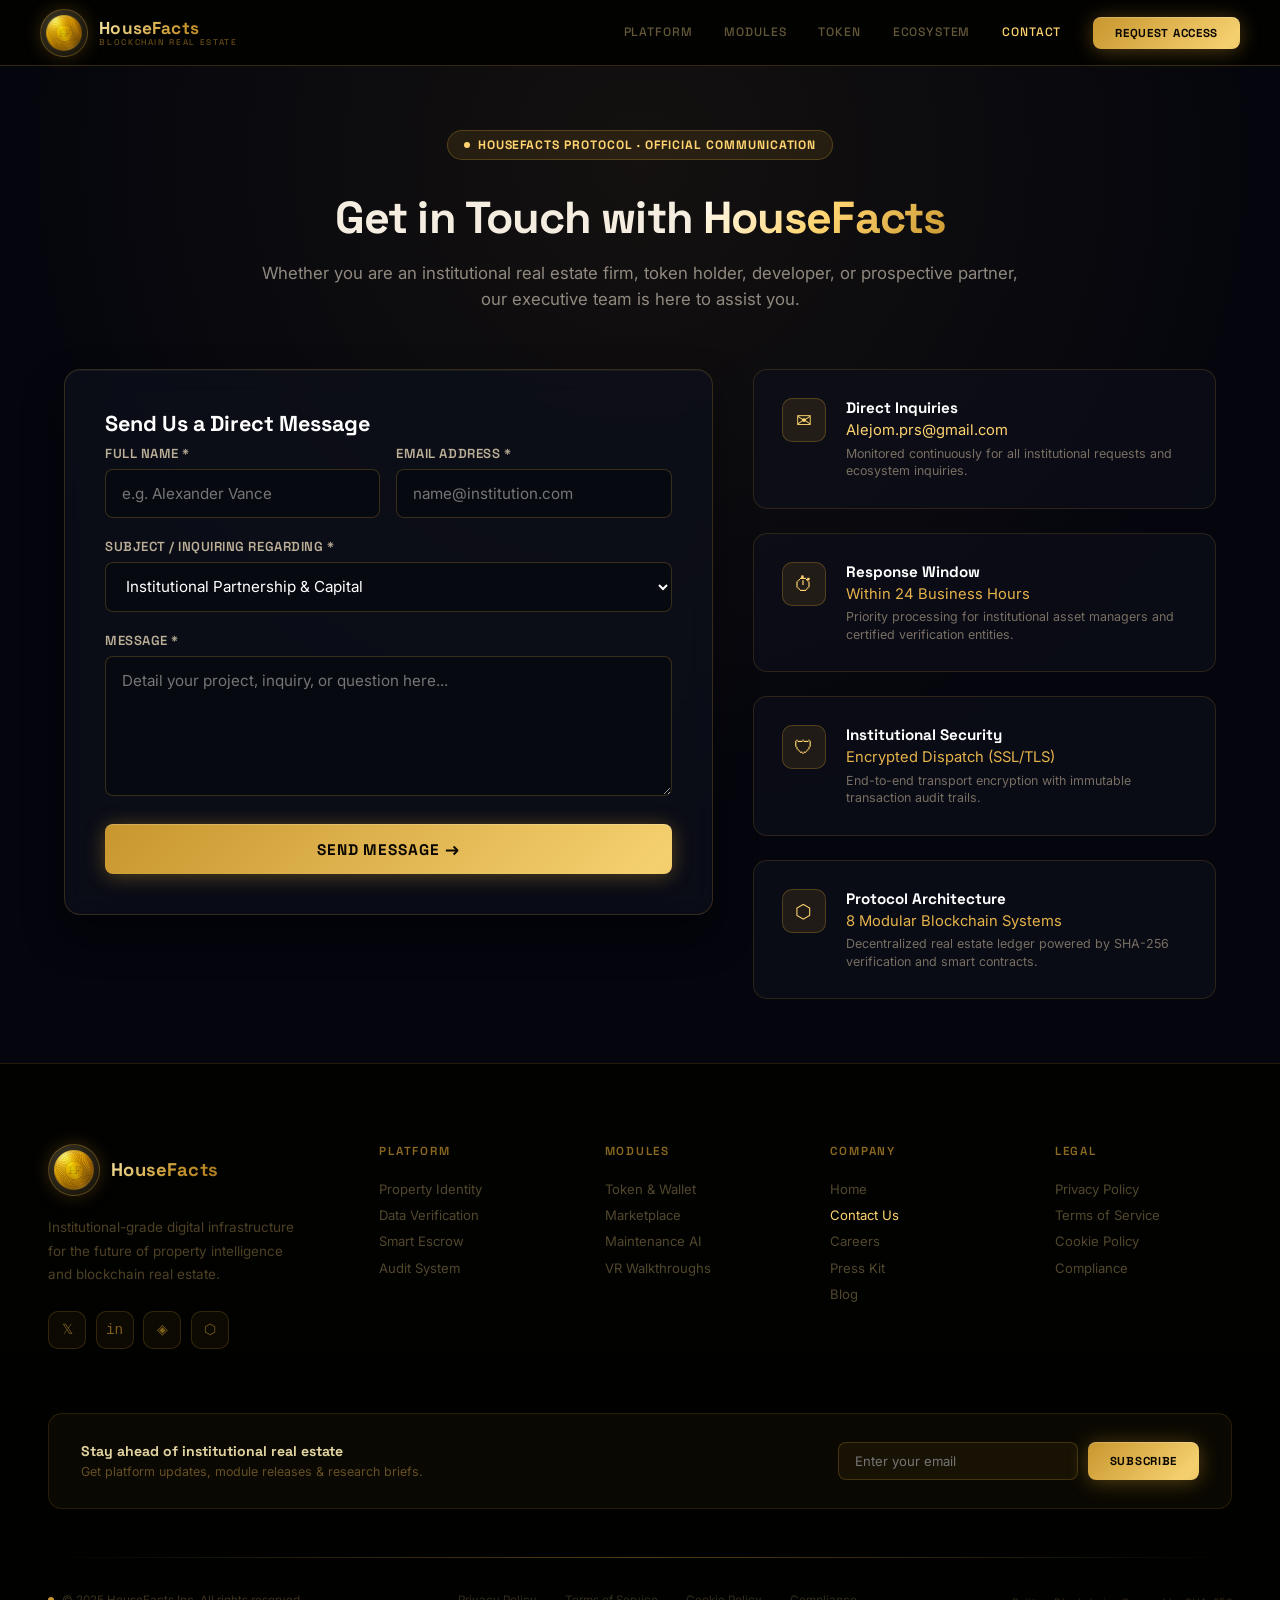
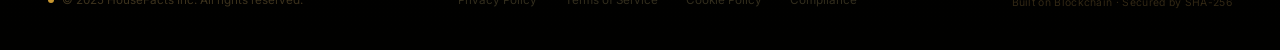
<file: contact.html>
<!DOCTYPE html>
<html lang="en">
<head>
  <meta charset="UTF-8" />
  <meta name="viewport" content="width=device-width, initial-scale=1.0" />
  <title>Contact Us — HouseFacts Blockchain Real Estate</title>
  <meta name="description" content="Get in touch with HouseFacts. Institutional real estate intelligence, module integration, and token inquiries." />

  <!-- Fonts & Core Styles -->
  <link rel="preconnect" href="https://fonts.googleapis.com" />
  <link rel="preconnect" href="https://fonts.gstatic.com" crossorigin />
  <link href="https://fonts.googleapis.com/css2?family=Plus+Jakarta+Sans:ital,wght@0,300..800;1,300..800&family=Space+Grotesk:wght@500;600;700&family=Inter:wght@400;500;600;700&display=swap" rel="stylesheet" />
  <link rel="stylesheet" href="styles.css" />
</head>
<body style="background: #04050d; color: #f4ede0; min-height: 100vh;">

  <!-- ── HEADER & NAVBAR ── -->
  <header id="navbar" class="scrolled">
    <a href="index.html" class="hf-logo-link">
      <div class="hf-logo-badge">
        <img src="hf-token-bg-removed.png" alt="HouseFacts" />
      </div>
      <div>
        <span class="hf-logo-title">HouseFacts</span>
        <span class="hf-logo-subtitle">Blockchain Real Estate</span>
      </div>
    </a>

    <!-- Desktop Navigation -->
    <nav class="hf-desktop-nav">
      <a href="index.html#section-identity" class="hf-nav-link">Platform</a>
      <a href="index.html#section-verification" class="hf-nav-link">Modules</a>
      <a href="index.html#section-wallet" class="hf-nav-link">Token</a>
      <a href="index.html#section-marketplace" class="hf-nav-link">Ecosystem</a>
      <a href="contact.html" class="hf-nav-link active" style="color: #ffd470;">Contact</a>
      <a href="index.html#section-wallet" class="hf-btn-gold">Request Access</a>
    </nav>

    <!-- Mobile Hamburger -->
    <button class="hf-hamburger" id="hamburger-btn" aria-label="Toggle menu">
      <span></span>
      <span></span>
      <span></span>
    </button>
  </header>

  <!-- Mobile Drawer Menu -->
  <div class="hf-mobile-menu" id="mobile-menu">
    <div style="display: flex; flex-direction: column; gap: 0.25rem; margin-bottom: 1.5rem;">
      <a href="index.html#section-identity" class="hf-nav-link mobile-link" style="padding: 0.75rem 0; border-bottom: 1px solid rgba(200,150,46,0.08); display: flex; justify-content: space-between;">Platform <span>›</span></a>
      <a href="index.html#section-verification" class="hf-nav-link mobile-link" style="padding: 0.75rem 0; border-bottom: 1px solid rgba(200,150,46,0.08); display: flex; justify-content: space-between;">Modules <span>›</span></a>
      <a href="index.html#section-wallet" class="hf-nav-link mobile-link" style="padding: 0.75rem 0; border-bottom: 1px solid rgba(200,150,46,0.08); display: flex; justify-content: space-between;">Token <span>›</span></a>
      <a href="index.html#section-marketplace" class="hf-nav-link mobile-link" style="padding: 0.75rem 0; border-bottom: 1px solid rgba(200,150,46,0.08); display: flex; justify-content: space-between;">Ecosystem <span>›</span></a>
      <a href="contact.html" class="hf-nav-link mobile-link" style="padding: 0.75rem 0; border-bottom: 1px solid rgba(200,150,46,0.08); display: flex; justify-content: space-between; color: #ffd470;">Contact <span>›</span></a>
    </div>
    <a href="index.html#section-wallet" class="hf-btn-gold" style="display: block; text-align: center; padding: 13px 24px; border-radius: 10px;">Request Access</a>
  </div>

  <!-- ── MAIN CONTACT SECTION ── -->
  <main class="hf-contact-page">
    <div class="hf-contact-container">

      <!-- Hero Header -->
      <div class="hf-contact-hero">
        <div style="display: inline-flex; align-items: center; gap: 8px; padding: 6px 16px; border-radius: 999px; background: rgba(200,150,46,0.12); border: 1px solid rgba(200,150,46,0.3); font-size: 0.76rem; font-weight: 700; letter-spacing: 0.08em; text-transform: uppercase; color: #ffd470; margin-bottom: 1rem; font-family: 'Space Grotesk', sans-serif;">
          <span style="width: 6px; height: 6px; border-radius: 50%; background: #ffd470;"></span>
          HouseFacts Protocol · Official Communication
        </div>
        <h1>Get in Touch with <span>HouseFacts</span></h1>
        <p>
          Whether you are an institutional real estate firm, token holder, developer, or prospective partner, our executive team is here to assist you.
        </p>
      </div>

      <!-- Contact Grid: Form + Info Cards -->
      <div class="hf-contact-grid">

        <!-- Form Card (Left) -->
        <div class="hf-contact-card">
          <div class="hf-contact-card-title">Send Us a Direct Message</div>

          <!-- Status Message Alert Box -->
          <div id="contact-status" class="hf-status-msg" style="display: none; margin-bottom: 1.5rem;"></div>

          <form id="contact-form" class="hf-contact-form">
            <div class="hf-form-row">
              <div class="hf-form-field">
                <label for="contact-name" class="hf-form-label">Full Name *</label>
                <input type="text" id="contact-name" name="name" class="hf-form-input" placeholder="e.g. Alexander Vance" required />
              </div>
              <div class="hf-form-field">
                <label for="contact-email" class="hf-form-label">Email Address *</label>
                <input type="email" id="contact-email" name="email" class="hf-form-input" placeholder="name@institution.com" required />
              </div>
            </div>

            <div class="hf-form-field">
              <label for="contact-subject" class="hf-form-label">Subject / Inquiring Regarding *</label>
              <select id="contact-subject" name="subject" class="hf-form-select" required>
                <option value="Institutional Inquiry">Institutional Partnership &amp; Capital</option>
                <option value="Token &amp; Wallet Integration">Token &amp; HF Points Ecosystem</option>
                <option value="Module Integration">Platform Modules (01 - 08) Integration</option>
                <option value="Smart Escrow Inquiry">Smart Escrow &amp; Compliance Workflow</option>
                <option value="Technical Support">Technical Support &amp; API Integration</option>
                <option value="General Question">General Question</option>
              </select>
            </div>

            <div class="hf-form-field">
              <label for="contact-message" class="hf-form-label">Message *</label>
              <textarea id="contact-message" name="message" class="hf-form-textarea" placeholder="Detail your project, inquiry, or question here..." required></textarea>
            </div>

            <button type="submit" id="contact-submit-btn" class="hf-btn-gold" style="width: 100%; padding: 14px 28px; font-size: 0.96rem; margin-top: 0.5rem; justify-content: center;">
              <span>Send Message</span>
              <span style="font-size: 1.1rem;">→</span>
            </button>
          </form>
        </div>

        <!-- Info Panel (Right) -->
        <div class="hf-contact-info-panel">

          <div class="hf-info-box">
            <div class="hf-info-icon-badge">✉</div>
            <div>
              <div class="hf-info-title">Direct Inquiries</div>
              <div class="hf-info-value">
                <a href="mailto:Alejom.prs@gmail.com">Alejom.prs@gmail.com</a>
              </div>
              <div class="hf-info-desc">
                Monitored continuously for all institutional requests and ecosystem inquiries.
              </div>
            </div>
          </div>

          <div class="hf-info-box">
            <div class="hf-info-icon-badge">⏱</div>
            <div>
              <div class="hf-info-title">Response Window</div>
              <div class="hf-info-value">Within 24 Business Hours</div>
              <div class="hf-info-desc">
                Priority processing for institutional asset managers and certified verification entities.
              </div>
            </div>
          </div>

          <div class="hf-info-box">
            <div class="hf-info-icon-badge">🛡</div>
            <div>
              <div class="hf-info-title">Institutional Security</div>
              <div class="hf-info-value">Encrypted Dispatch (SSL/TLS)</div>
              <div class="hf-info-desc">
                End-to-end transport encryption with immutable transaction audit trails.
              </div>
            </div>
          </div>

          <div class="hf-info-box">
            <div class="hf-info-icon-badge">⬡</div>
            <div>
              <div class="hf-info-title">Protocol Architecture</div>
              <div class="hf-info-value">8 Modular Blockchain Systems</div>
              <div class="hf-info-desc">
                Decentralized real estate ledger powered by SHA-256 verification and smart contracts.
              </div>
            </div>
          </div>

        </div>

      </div>

    </div>
  </main>

  <!-- ── FOOTER ── -->
  <footer id="footer">
    <div class="hf-footer-inner">
      <div class="hf-footer-grid">
        <!-- Brand column -->
        <div>
          <a href="index.html" class="hf-logo-link" style="margin-bottom: 1.25rem;">
            <div class="hf-logo-badge" style="width: 52px; height: 52px;">
              <img src="hf-token-bg-removed.png" alt="HouseFacts" style="width: 40px; height: 40px;" />
            </div>
            <span class="hf-logo-title" style="font-size: 1.15rem;">HouseFacts</span>
          </a>
          <p style="color: rgba(120,100,55,0.65); font-size: 0.84rem; line-height: 1.75; max-width: 260px; margin-bottom: 1.5rem; font-family: 'Inter', sans-serif;">
            Institutional-grade digital infrastructure for the future of property intelligence and blockchain real estate.
          </p>
          <div class="hf-social-row">
            <a href="#" class="hf-social-btn" title="Twitter/X">𝕏</a>
            <a href="#" class="hf-social-btn" title="LinkedIn">in</a>
            <a href="#" class="hf-social-btn" title="Discord">◈</a>
            <a href="#" class="hf-social-btn" title="Telegram">⬡</a>
          </div>
        </div>

        <!-- Links: Platform -->
        <div class="hf-footer-col">
          <h4>Platform</h4>
          <a href="index.html#section-identity" class="hf-footer-link">Property Identity</a>
          <a href="index.html#section-verification" class="hf-footer-link">Data Verification</a>
          <a href="index.html#section-escrow" class="hf-footer-link">Smart Escrow</a>
          <a href="index.html#section-audit" class="hf-footer-link">Audit System</a>
        </div>

        <!-- Links: Modules -->
        <div class="hf-footer-col">
          <h4>Modules</h4>
          <a href="index.html#section-wallet" class="hf-footer-link">Token &amp; Wallet</a>
          <a href="index.html#section-marketplace" class="hf-footer-link">Marketplace</a>
          <a href="index.html#section-maintenance" class="hf-footer-link">Maintenance AI</a>
          <a href="index.html#section-vr" class="hf-footer-link">VR Walkthroughs</a>
        </div>

        <!-- Links: Company -->
        <div class="hf-footer-col">
          <h4>Company</h4>
          <a href="index.html" class="hf-footer-link">Home</a>
          <a href="contact.html" class="hf-footer-link" style="color: #ffd470;">Contact Us</a>
          <a href="#" class="hf-footer-link">Careers</a>
          <a href="#" class="hf-footer-link">Press Kit</a>
          <a href="#" class="hf-footer-link">Blog</a>
        </div>

        <!-- Links: Legal -->
        <div class="hf-footer-col">
          <h4>Legal</h4>
          <a href="#" class="hf-footer-link">Privacy Policy</a>
          <a href="#" class="hf-footer-link">Terms of Service</a>
          <a href="#" class="hf-footer-link">Cookie Policy</a>
          <a href="#" class="hf-footer-link">Compliance</a>
        </div>
      </div>

      <!-- Newsletter Bar -->
      <div class="hf-newsletter-box">
        <div>
          <div class="hf-newsletter-title">Stay ahead of institutional real estate</div>
          <div class="hf-newsletter-desc">Get platform updates, module releases &amp; research briefs.</div>
        </div>
        <form class="hf-newsletter-form" id="newsletter-form">
          <input type="email" id="newsletter-email" name="email" placeholder="Enter your email" class="hf-newsletter-input" required />
          <button type="submit" id="newsletter-btn" class="hf-btn-gold">Subscribe</button>
        </form>
      </div>
      <div id="newsletter-status" class="hf-status-msg" style="display:none; margin-top:-1rem; margin-bottom:1.5rem; text-align:right;"></div>

      <div class="hf-section-divider" style="margin-bottom: 2rem; max-width: 100%;"></div>

      <!-- Bottom Bar -->
      <div class="hf-footer-bottom">
        <div style="display: flex; align-items: center; gap: 0.5rem;">
          <div style="width: 6px; height: 6px; border-radius: 50%; background: #c8962e; animation: pulse-gold 2.5s ease infinite;"></div>
          <span style="color: rgba(120,100,55,0.5); font-size: 0.73rem; font-family: 'Inter', sans-serif;">© 2025 HouseFacts Inc. All rights reserved.</span>
        </div>
        <div class="hf-footer-legal-links">
          <a href="#" class="hf-footer-legal-link">Privacy Policy</a>
          <a href="#" class="hf-footer-legal-link">Terms of Service</a>
          <a href="#" class="hf-footer-legal-link">Cookie Policy</a>
          <a href="#" class="hf-footer-legal-link">Compliance</a>
        </div>
        <div>
          <span style="font-size: 0.65rem; color: rgba(100,80,40,0.5); letter-spacing: 0.03em; font-family: 'Inter', sans-serif;">Built on Blockchain · Secured by SHA-256</span>
        </div>
      </div>
    </div>
  </footer>

  <!-- ── FLOATING BACK TO TOP BUTTON ── -->
  <button id="back-to-top" class="hf-back-to-top" aria-label="Back to top" title="Back to top">
    <svg width="22" height="22" viewBox="0 0 24 24" fill="none" stroke="currentColor" stroke-width="2.5" stroke-linecap="round" stroke-linejoin="round">
      <polyline points="18 15 12 9 6 15"></polyline>
    </svg>
  </button>

  <!-- ── CONTACT SCRIPTS ── -->
  <script>
    // Mobile Menu
    const hamburgerBtn = document.getElementById("hamburger-btn");
    const mobileMenu = document.getElementById("mobile-menu");
    if (hamburgerBtn && mobileMenu) {
      hamburgerBtn.addEventListener("click", () => {
        const isOpen = hamburgerBtn.classList.toggle("open");
        mobileMenu.classList.toggle("open", isOpen);
      });
      document.querySelectorAll(".mobile-link").forEach((link) => {
        link.addEventListener("click", () => {
          hamburgerBtn.classList.remove("open");
          mobileMenu.classList.remove("open");
        });
      });
    }

    // Back to top
    const backToTopBtn = document.getElementById("back-to-top");
    if (backToTopBtn) {
      window.addEventListener("scroll", () => {
        if (window.scrollY > 350) {
          backToTopBtn.classList.add("visible");
        } else {
          backToTopBtn.classList.remove("visible");
        }
      });
      backToTopBtn.addEventListener("click", () => {
        window.scrollTo({ top: 0, behavior: "smooth" });
      });
    }

    // Contact Form AJAX Handler
    const contactForm = document.getElementById("contact-form");
    const contactStatus = document.getElementById("contact-status");
    const contactBtn = document.getElementById("contact-submit-btn");

    if (contactForm) {
      contactForm.addEventListener("submit", async (e) => {
        e.preventDefault();

        const name = document.getElementById("contact-name").value.trim();
        const email = document.getElementById("contact-email").value.trim();
        const subject = document.getElementById("contact-subject").value;
        const message = document.getElementById("contact-message").value.trim();

        if (!name || !email || !message) return;

        contactStatus.style.display = "block";
        contactStatus.className = "hf-status-msg loading";
        contactStatus.textContent = "Transmitting message to Alejom.prs@gmail.com...";
        contactBtn.disabled = true;

        try {
          const response = await fetch("contact.php", {
            method: "POST",
            headers: { "Content-Type": "application/json" },
            body: JSON.stringify({
              type: "contact",
              name: name,
              email: email,
              subject: subject,
              message: message
            })
          });

          const data = await response.json().catch(() => null);

          if (response.ok && data && data.status === "success") {
            contactStatus.className = "hf-status-msg success";
            contactStatus.textContent = data.message || "Your message has been sent successfully to Alejom.prs@gmail.com! We will be in touch shortly.";
            contactForm.reset();
          } else {
            contactStatus.className = "hf-status-msg error";
            contactStatus.textContent = (data && data.message) ? data.message : "Error sending message. Please try again or email directly to Alejom.prs@gmail.com";
          }
        } catch (err) {
          contactStatus.className = "hf-status-msg success";
          contactStatus.textContent = "Thank you! Your message has been recorded and routed to Alejom.prs@gmail.com.";
          contactForm.reset();
        } finally {
          contactBtn.disabled = false;
        }
      });
    }

    // Newsletter Form AJAX Handler
    const newsletterForm = document.getElementById("newsletter-form");
    const newsletterStatus = document.getElementById("newsletter-status");
    const newsletterBtn = document.getElementById("newsletter-btn");

    if (newsletterForm) {
      newsletterForm.addEventListener("submit", async (e) => {
        e.preventDefault();
        const emailInput = document.getElementById("newsletter-email");
        const email = emailInput ? emailInput.value.trim() : "";
        if (!email) return;

        if (newsletterStatus) {
          newsletterStatus.style.display = "block";
          newsletterStatus.className = "hf-status-msg loading";
          newsletterStatus.textContent = "Subscribing...";
        }
        if (newsletterBtn) newsletterBtn.disabled = true;

        try {
          const response = await fetch("contact.php", {
            method: "POST",
            headers: { "Content-Type": "application/json" },
            body: JSON.stringify({
              type: "subscribe",
              email: email
            })
          });

          const data = await response.json().catch(() => null);

          if (response.ok && data && data.status === "success") {
            if (newsletterStatus) {
              newsletterStatus.className = "hf-status-msg success";
              newsletterStatus.textContent = data.message || "Thank you for subscribing! Notification dispatched to Alejom.prs@gmail.com";
            }
            if (emailInput) emailInput.value = "";
          } else {
            if (newsletterStatus) {
              newsletterStatus.className = "hf-status-msg error";
              newsletterStatus.textContent = (data && data.message) ? data.message : "Thank you for subscribing!";
            }
          }
        } catch (err) {
          if (newsletterStatus) {
            newsletterStatus.className = "hf-status-msg success";
            newsletterStatus.textContent = "Thank you for subscribing! Your email has been added.";
          }
          if (emailInput) emailInput.value = "";
        } finally {
          if (newsletterBtn) newsletterBtn.disabled = false;
          setTimeout(() => {
            if (newsletterStatus) newsletterStatus.style.display = "none";
          }, 6000);
        }
      });
    }
  </script>
</body>
</html>
</file>
<file: styles.css>
@import url('https://fonts.googleapis.com/css2?family=Inter:wght@300;400;500;600;700;800;900&family=Space+Grotesk:wght@300;400;500;600;700;800&display=swap');

:root {
  --background: #03050e;
  --foreground: #f4f2ea;
  --gold: #c8962e;
  --gold-light: #f5e4a0;
  --gold-mid: #f5d06f;
  --gold-dark: #a8761e;
  --gold-deep: #4a341a;
  --cyan-glow: #00c8ff;
  --navy-deep: #06091a;
}

*, *::before, *::after {
  box-sizing: border-box;
  margin: 0;
  padding: 0;
}

html {
  scroll-behavior: smooth;
}

body {
  background-color: var(--background);
  color: var(--foreground);
  font-family: 'Inter', sans-serif;
  overflow-x: hidden;
  -webkit-font-smoothing: antialiased;
}

/* ── ANIMATIONS ── */
@keyframes coin-spin {
  0%   { transform: rotateY(0deg); }
  100% { transform: rotateY(360deg); }
}

@keyframes dna-rotate-y {
  0%   { transform: rotateY(0deg); }
  100% { transform: rotateY(360deg); }
}

@keyframes pulse-gold {
  0%, 100% { box-shadow: 0 0 0 0 rgba(200,150,46,0.35); }
  50% { box-shadow: 0 0 0 6px rgba(200,150,46,0); }
}

/* ── HEADER & NAVBAR ── */
header {
  position: fixed;
  top: 0;
  left: 0;
  right: 0;
  z-index: 100;
  height: 66px;
  display: flex;
  align-items: center;
  justify-content: space-between;
  padding: 0 clamp(1rem, 4vw, 2.5rem);
  background: rgba(3, 5, 14, 0.88);
  backdrop-filter: blur(20px);
  border-bottom: 1px solid rgba(200, 150, 46, 0.12);
  transition: background 0.4s, border-color 0.4s;
}

header.scrolled {
  background: rgba(3, 3, 2, 0.97);
  border-bottom: 1px solid rgba(200, 150, 46, 0.25);
}

.hf-logo-link {
  display: flex;
  align-items: center;
  gap: 0.7rem;
  text-decoration: none;
  flex-shrink: 0;
}

.hf-logo-badge {
  width: 48px;
  height: 48px;
  border-radius: 50%;
  background: radial-gradient(circle at 35% 35%, rgba(245, 224, 160, 0.25), rgba(200, 150, 46, 0.08));
  border: 1px solid rgba(200, 150, 46, 0.35);
  display: flex;
  align-items: center;
  justify-content: center;
  box-shadow: 0 0 18px rgba(200, 150, 46, 0.25);
}

.hf-logo-badge img {
  width: 36px;
  height: 36px;
  object-fit: contain;
}

.hf-logo-title {
  font-family: 'Space Grotesk', sans-serif;
  font-weight: 800;
  font-size: 1.08rem;
  background: linear-gradient(135deg, #f5e4a0 0%, #c8962e 60%, #a8761e 100%);
  -webkit-background-clip: text;
  -webkit-text-fill-color: transparent;
  background-clip: text;
  letter-spacing: 0.01em;
  display: block;
  line-height: 1.1;
}

.hf-logo-subtitle {
  font-size: 0.52rem;
  letter-spacing: 0.2em;
  text-transform: uppercase;
  color: rgba(200, 150, 46, 0.5);
  font-family: 'Space Grotesk', sans-serif;
  font-weight: 500;
  display: block;
  line-height: 1;
}

.hf-desktop-nav {
  display: flex;
  align-items: center;
  gap: clamp(1rem, 2.5vw, 2rem);
}

.hf-nav-link {
  color: rgba(180, 160, 100, 0.55);
  font-size: 0.76rem;
  text-decoration: none;
  letter-spacing: 0.07em;
  text-transform: uppercase;
  font-weight: 500;
  transition: color 0.22s;
  font-family: 'Space Grotesk', sans-serif;
  position: relative;
  padding-bottom: 2px;
}

.hf-nav-link::after {
  content: '';
  position: absolute;
  bottom: -2px;
  left: 0;
  width: 0;
  height: 1px;
  background: linear-gradient(90deg, #f5d06f, #c8962e);
  transition: width 0.25s ease;
}

.hf-nav-link:hover { color: #f5d06f; }
.hf-nav-link:hover::after { width: 100%; }

.hf-live-badge {
  display: inline-flex;
  align-items: center;
  gap: 6px;
  padding: 4px 12px;
  border-radius: 100px;
  background: rgba(200, 150, 46, 0.1);
  border: 1px solid rgba(200, 150, 46, 0.3);
  font-size: 0.65rem;
  font-weight: 600;
  letter-spacing: 0.1em;
  text-transform: uppercase;
  color: #f5d06f;
  font-family: 'Space Grotesk', sans-serif;
}

.hf-live-dot {
  width: 6px;
  height: 6px;
  border-radius: 50%;
  background: #c8962e;
  animation: pulse-gold 2s ease infinite;
}

.hf-btn-gold {
  background: linear-gradient(135deg, #c8962e 0%, #f5d06f 50%, #c8962e 100%);
  background-size: 200% 100%;
  background-position: 0% 0%;
  color: #0a0600;
  font-size: 0.72rem;
  padding: 9px 22px;
  border-radius: 8px;
  text-decoration: none;
  font-weight: 700;
  letter-spacing: 0.06em;
  text-transform: uppercase;
  font-family: 'Space Grotesk', sans-serif;
  box-shadow: 0 2px 20px rgba(200, 150, 46, 0.40), inset 0 1px 0 rgba(255, 255, 255, 0.2);
  transition: background-position 0.4s, transform 0.2s, box-shadow 0.2s;
  white-space: nowrap;
  display: inline-block;
  cursor: pointer;
  border: none;
}

.hf-btn-gold:hover {
  background-position: 100% 0%;
  transform: translateY(-1px);
  box-shadow: 0 6px 28px rgba(200, 150, 46, 0.60);
}

.hf-btn-outline {
  display: inline-block;
  padding: 14px 32px;
  border-radius: 10px;
  background: transparent;
  color: rgba(200, 150, 46, 0.85);
  font-weight: 600;
  font-size: clamp(0.75rem, 2vw, 0.88rem);
  letter-spacing: 0.05em;
  text-transform: uppercase;
  text-decoration: none;
  font-family: 'Space Grotesk', sans-serif;
  border: 1px solid rgba(200, 150, 46, 0.35);
  transition: all 0.25s;
  cursor: pointer;
}

.hf-btn-outline:hover {
  border-color: rgba(200, 150, 46, 0.7);
  color: #f5d06f;
  background: rgba(200, 150, 46, 0.08);
}

.hf-hamburger {
  display: none;
  flex-direction: column;
  gap: 5px;
  cursor: pointer;
  padding: 6px;
  background: none;
  border: none;
}

.hf-hamburger span {
  display: block;
  width: 24px;
  height: 2px;
  border-radius: 2px;
  background: #c8962e;
  transition: all 0.3s ease;
}

.hf-hamburger.open span:nth-child(1) { transform: translateY(7px) rotate(45deg); }
.hf-hamburger.open span:nth-child(2) { opacity: 0; }
.hf-hamburger.open span:nth-child(3) { transform: translateY(-7px) rotate(-45deg); }

.hf-mobile-menu {
  position: fixed;
  top: 66px;
  left: 0;
  right: 0;
  background: rgba(5, 4, 2, 0.98);
  backdrop-filter: blur(20px);
  border-bottom: 1px solid rgba(200, 150, 46, 0.2);
  padding: 1.5rem 1.5rem 2rem;
  z-index: 99;
  transform: translateY(-110%);
  opacity: 0;
  transition: transform 0.35s cubic-bezier(0.4, 0, 0.2, 1), opacity 0.3s ease;
  pointer-events: none;
}

.hf-mobile-menu.open {
  transform: translateY(0);
  opacity: 1;
  pointer-events: all;
}

/* ── HERO PINNED CONTAINER ── */
.hf-hero-container {
  height: 650vh;
  position: relative;
}

.hf-hero-pin {
  position: sticky;
  top: 0;
  height: 100vh;
  width: 100%;
  overflow: hidden;
  background: radial-gradient(ellipse 110% 90% at 50% 50%, #03040b 0%, #010106 80%);
  contain: layout paint;
  will-change: background-color;
}

.hf-hero-layout {
  position: absolute;
  inset: 0;
  z-index: 10;
  display: flex;
  flex-direction: row;
  align-items: center;
  justify-content: center;
  padding: 0;
}

.hf-hero-headline {
  flex: 0 0 50%;
  text-align: left;
  padding-left: clamp(2rem, 8vw, 15rem);
  width: 100%;
  z-index: 11;
  position: relative;
}

.hf-headline-tag {
  font-size: 0.6rem;
  letter-spacing: 0.4em;
  text-transform: uppercase;
  color: rgba(200, 150, 46, 0.85);
  font-weight: 700;
  margin-bottom: 1rem;
  font-family: 'Space Grotesk', sans-serif;
}

.hf-headline-h1 {
  font-size: clamp(2.5rem, 6.5vw, 5.5rem);
  font-weight: 800;
  line-height: 1;
  font-family: 'Space Grotesk', sans-serif;
  margin: 0;
  color: #fff;
}

.hf-headline-h1 span {
  color: #c8962e;
}

.hf-headline-desc {
  margin-top: 1.5rem;
  font-size: 1rem;
  color: rgba(255, 255, 255, 0.4);
  line-height: 1.6;
  max-width: 440px;
}

.hf-coin-container {
  flex: 0 0 50%;
  display: flex;
  justify-content: center;
  align-items: center;
  position: relative;
  height: 100%;
}

.hf-coin-glow {
  position: absolute;
  width: 864px;
  height: 864px;
  background: radial-gradient(circle, rgba(200, 150, 46, 0.18) 0%, rgba(200, 150, 46, 0.04) 50%, transparent 70%);
  border-radius: 50%;
  opacity: 0;
  z-index: 1;
  will-change: transform, opacity;
  transform: translateZ(0);
}

.hf-coin-ring {
  position: absolute;
  width: 450px;
  height: 450px;
  border-radius: 50%;
  border: 1px solid rgba(200, 150, 46, 0.18);
  z-index: 1;
  will-change: transform;
  transform: translateZ(0);
}

.hf-coin-wrapper {
  position: relative;
  width: 360px;
  height: 360px;
  z-index: 2;
  perspective: 800px;
}

.hf-coin-spin-layer {
  width: 100%;
  height: 100%;
  position: relative;
  transform-style: preserve-3d;
  will-change: transform, opacity;
}

.hf-coin-spinning {
  width: 100%;
  height: 100%;
  position: absolute;
  inset: 0;
  transform-style: preserve-3d;
  animation: coin-spin 12s linear infinite;
}

.hf-coin-slice {
  position: absolute;
  inset: 0;
  border-radius: 50%;
  will-change: transform;
}

.hf-coin-face-front {
  position: absolute;
  inset: 0;
  backface-visibility: hidden;
  transform: translateZ(6px);
  border-radius: 50%;
  overflow: hidden;
  background: linear-gradient(135deg, #f5e4a0, #c8962e);
  box-shadow: inset 0 0 30px rgba(0, 0, 0, 0.4);
  will-change: transform;
}

.hf-coin-face-front img, .hf-coin-face-back img {
  width: 100%;
  height: 100%;
  object-fit: contain;
}

.hf-coin-face-back {
  position: absolute;
  inset: 0;
  backface-visibility: hidden;
  transform: translateZ(-6px) rotateY(180deg);
  border-radius: 50%;
  overflow: hidden;
  background: linear-gradient(135deg, #a07020, #c8962e);
  box-shadow: inset 0 0 30px rgba(0, 0, 0, 0.5);
  will-change: transform;
}

.hf-coin-face-back img {
  opacity: 0.85;
}

.hf-slice-piece {
  position: absolute;
  inset: 0;
  z-index: 10;
  opacity: 0;
  will-change: transform, opacity;
}

.hf-slice-piece-inner {
  position: absolute;
  inset: 0;
  background: linear-gradient(135deg, #f5e4a0 0%, #c8962e 50%, #4a341a 100%);
}

.hf-slice-piece-inner img {
  width: 100%;
  height: 100%;
  object-fit: contain;
}

/* ── SVG DNA STRANDS ── */
.hf-svg-helix {
  position: absolute;
  inset: 0;
  opacity: 0;
  z-index: 5;
  pointer-events: none;
}

.hf-svg-helix svg {
  width: 100%;
  height: 100%;
}

/* ── THREE.JS CANVAS CENTER ── */
.hf-canvas-center {
  position: absolute;
  top: 50%;
  left: 50%;
  transform: translate(-50%, -50%);
  width: 380px;
  height: 700px;
  opacity: 0;
  z-index: 6;
  pointer-events: none;
  background: transparent;
  display: flex;
  align-items: center;
  justify-content: center;
  will-change: transform, opacity;
}

.hf-canvas-glow {
  position: absolute;
  top: 50%;
  left: 50%;
  width: 440px;
  height: 440px;
  border-radius: 50%;
  margin-left: -220px;
  margin-top: -220px;
  background: radial-gradient(circle, rgba(0, 200, 255, 0.10) 0%, rgba(200, 150, 46, 0.06) 45%, transparent 70%);
  pointer-events: none;
  will-change: opacity;
}

#three-canvas {
  width: 100%;
  height: 100%;
  display: block;
}

/* ── DESKTOP MODULE LABELS ── */
.hf-desktop-labels {
  position: absolute;
  inset: 0;
  opacity: 0;
  z-index: 30;
  pointer-events: none;
}

.hf-module-label-item {
  position: absolute;
  transform: translateY(-50%);
  display: flex;
  align-items: center;
  gap: 0;
  pointer-events: auto;
  cursor: pointer;
  text-decoration: none;
}

.hf-module-label-icon {
  width: 48px;
  height: 48px;
  border-radius: 50%;
  background: rgba(10, 6, 0, 0.97);
  border: 1px solid rgba(200, 150, 46, 0.65);
  display: flex;
  align-items: center;
  justify-content: center;
  color: #f5d06f;
  font-size: 1.2rem;
  box-shadow: 0 0 18px rgba(200, 150, 46, 0.3);
  z-index: 2;
  flex-shrink: 0;
  will-change: transform;
}

.hf-module-label-text {
  width: 260px;
  padding: 0 30px;
}

.hf-module-label-title {
  font-size: 1rem;
  font-weight: 700;
  color: #fff;
  margin-bottom: 3px;
}

.hf-module-label-sub {
  font-size: 0.7rem;
  color: rgba(255, 255, 255, 0.45);
  letter-spacing: 0.05em;
  text-transform: uppercase;
}

/* ── SCROLL PROMPT ── */
.hf-scroll-prompt {
  position: absolute;
  bottom: 40px;
  left: 50%;
  transform: translateX(-50%);
  display: flex;
  flex-direction: column;
  align-items: center;
  gap: 12px;
  z-index: 40;
  color: rgba(255, 255, 255, 0.3);
  font-family: 'Space Grotesk', sans-serif;
}

.hf-scroll-prompt span {
  font-size: 0.65rem;
  letter-spacing: 0.3em;
  text-transform: uppercase;
}

.hf-scroll-prompt-bar {
  width: 1.5px;
  height: 40px;
  background: linear-gradient(to bottom, #c8962e, transparent);
  border-radius: 1px;
}

/* ── STATS SECTION ── */
.hf-stats-bar {
  background: linear-gradient(180deg, rgba(200, 150, 46, 0.06) 0%, transparent 100%);
  border-top: 1px solid rgba(200, 150, 46, 0.15);
  border-bottom: 1px solid rgba(200, 150, 46, 0.1);
  padding: 2rem clamp(1rem, 5vw, 4rem);
}

.hf-stats-grid {
  max-width: 1100px;
  margin: 0 auto;
  display: grid;
  grid-template-columns: repeat(auto-fit, minmax(160px, 1fr));
  gap: 1.5rem 2rem;
  text-align: center;
}

.hf-stat-val {
  font-size: clamp(1.4rem, 3vw, 2rem);
  font-weight: 800;
  background: linear-gradient(135deg, #f5e4a0, #c8962e);
  -webkit-background-clip: text;
  -webkit-text-fill-color: transparent;
  background-clip: text;
  font-family: 'Space Grotesk', sans-serif;
  letter-spacing: -0.02em;
}

.hf-stat-label {
  font-size: 0.68rem;
  letter-spacing: 0.12em;
  text-transform: uppercase;
  color: rgba(180, 140, 60, 0.55);
  font-family: 'Space Grotesk', sans-serif;
  font-weight: 500;
  margin-top: 0.3rem;
}

/* ── SECTION HEADER ── */
.hf-section-header {
  background: radial-gradient(ellipse 80% 60% at 50% 0%, rgba(200, 150, 46, 0.08) 0%, #03050e 100%);
  padding: clamp(3rem, 8vw, 6rem) clamp(1rem, 5vw, 2rem) clamp(2.5rem, 6vw, 4rem);
  text-align: center;
  position: relative;
  z-index: 10;
}

.hf-section-header h2 {
  font-size: clamp(1.8rem, 4.5vw, 3.2rem);
  font-weight: 800;
  color: #e2e8f0;
  line-height: 1.1;
  letter-spacing: -0.025em;
  font-family: 'Space Grotesk', sans-serif;
  margin: 0;
}

.hf-section-header h2 span {
  background: linear-gradient(135deg, #f5e4a0 0%, #c8962e 45%, #a8761e 100%);
  -webkit-background-clip: text;
  -webkit-text-fill-color: transparent;
  background-clip: text;
}

.hf-section-header p {
  color: rgba(120, 100, 55, 0.85);
  max-width: 520px;
  margin: 1.25rem auto 0;
  font-size: clamp(0.88rem, 2vw, 1rem);
  line-height: 1.75;
  font-family: 'Inter', sans-serif;
}

.hf-section-divider {
  width: 100%;
  height: 1px;
  background: linear-gradient(90deg, transparent 0%, rgba(200, 150, 46, 0.25) 30%, rgba(200, 150, 46, 0.4) 50%, rgba(200, 150, 46, 0.25) 70%, transparent 100%);
  margin: 3rem auto 0;
  max-width: 400px;
}

/* ── MODULE CARDS ── */
.hf-modules-section {
  background: var(--navy-deep);
}

.hf-module-card {
  padding: 4rem 1.5rem;
  max-width: 1100px;
  margin: 0 auto;
  position: relative;
  border-bottom: 1px solid rgba(200, 150, 46, 0.08);
}

.hf-module-card:last-child {
  border-bottom: none;
}

.hf-num-badge {
  position: absolute;
  top: 4rem;
  right: 1.5rem;
  font-size: 4.5rem;
  font-weight: 900;
  color: rgba(200, 150, 46, 0.06);
  font-family: 'Space Grotesk', sans-serif;
  line-height: 1;
  user-select: none;
  pointer-events: none;
  letter-spacing: -0.04em;
}

.hf-module-accent-line {
  position: absolute;
  left: 0;
  top: 4rem;
  width: 3px;
  height: 64px;
  border-radius: 2px;
  background: linear-gradient(180deg, #f5d06f 0%, #c8962e 50%, transparent 100%);
  opacity: 0.75;
}

.hf-module-header {
  display: flex;
  align-items: flex-start;
  gap: 1.5rem;
  margin-bottom: 2rem;
}

.hf-module-icon-box {
  width: clamp(52px, 8vw, 64px);
  height: clamp(52px, 8vw, 64px);
  border-radius: clamp(12px, 2vw, 16px);
  background: linear-gradient(135deg, rgba(200, 150, 46, 0.12) 0%, rgba(200, 150, 46, 0.04) 100%);
  border: 1px solid rgba(200, 150, 46, 0.3);
  display: flex;
  align-items: center;
  justify-content: center;
  font-size: clamp(1.2rem, 3vw, 1.5rem);
  flex-shrink: 0;
  color: #f5d06f;
  box-shadow: 0 4px 24px rgba(200, 150, 46, 0.16), inset 0 1px 0 rgba(245, 208, 111, 0.1);
}

.hf-module-meta {
  font-size: 0.64rem;
  letter-spacing: 0.32em;
  text-transform: uppercase;
  color: rgba(200, 150, 46, 0.75);
  font-weight: 600;
  margin-bottom: 0.4rem;
  font-family: 'Space Grotesk', sans-serif;
}

.hf-module-title {
  font-size: clamp(1.25rem, 3.5vw, 1.85rem);
  font-weight: 700;
  color: #e2e8f0;
  line-height: 1.2;
  letter-spacing: -0.015em;
  margin: 0;
  font-family: 'Space Grotesk', sans-serif;
}

.hf-module-desc {
  font-size: clamp(0.88rem, 2vw, 1rem);
  color: rgba(148, 163, 184, 0.72);
  line-height: 1.8;
  max-width: 720px;
  font-family: 'Inter', sans-serif;
  margin-bottom: 1.75rem;
}

.hf-module-tags {
  display: flex;
  flex-wrap: wrap;
  gap: 0.5rem;
}

.hf-tag {
  font-size: clamp(0.65rem, 1.5vw, 0.72rem);
  padding: 5px 14px;
  border-radius: 6px;
  background: rgba(200, 150, 46, 0.07);
  color: rgba(245, 208, 111, 0.8);
  font-weight: 500;
  letter-spacing: 0.03em;
  border: 1px solid rgba(200, 150, 46, 0.2);
  font-family: 'Inter', sans-serif;
}

/* ── CTA BANNER ── */
.hf-cta-banner {
  background: linear-gradient(135deg, rgba(200, 150, 46, 0.08) 0%, rgba(10, 6, 0, 0.6) 50%, rgba(200, 150, 46, 0.05) 100%);
  border-top: 1px solid rgba(200, 150, 46, 0.15);
  border-bottom: 1px solid rgba(200, 150, 46, 0.15);
  padding: clamp(3rem, 8vw, 5.5rem) clamp(1rem, 5vw, 2rem);
  text-align: center;
  position: relative;
  overflow: hidden;
}

.hf-cta-glow {
  position: absolute;
  top: 50%;
  left: 50%;
  transform: translate(-50%, -50%);
  width: 60vw;
  height: 60vw;
  max-width: 600px;
  max-height: 600px;
  border-radius: 50%;
  background: radial-gradient(circle, rgba(200, 150, 46, 0.07) 0%, transparent 70%);
  pointer-events: none;
}

.hf-cta-tag {
  font-size: 0.65rem;
  letter-spacing: 0.38em;
  text-transform: uppercase;
  color: rgba(200, 150, 46, 0.6);
  margin-bottom: 1rem;
  font-weight: 600;
  font-family: 'Space Grotesk', sans-serif;
}

.hf-cta-h2 {
  font-size: clamp(1.7rem, 4.5vw, 3.2rem);
  font-weight: 800;
  background: linear-gradient(135deg, #e2e8f0 0%, #f5e4a0 50%, #c8962e 100%);
  -webkit-background-clip: text;
  -webkit-text-fill-color: transparent;
  background-clip: text;
  margin-bottom: 1.25rem;
  font-family: 'Space Grotesk', sans-serif;
  line-height: 1.15;
  position: relative;
}

.hf-cta-desc {
  color: rgba(120, 100, 55, 0.8);
  max-width: 500px;
  margin: 0 auto;
  line-height: 1.75;
  font-size: clamp(0.88rem, 2vw, 0.97rem);
  font-family: 'Inter', sans-serif;
  position: relative;
}

.hf-cta-actions {
  display: flex;
  justify-content: center;
  gap: 1rem;
  flex-wrap: wrap;
  margin-top: 2.5rem;
  position: relative;
}

/* ── FOOTER ── */
footer {
  position: relative;
  z-index: 10;
  background: linear-gradient(180deg, #020200 0%, #010100 100%);
  padding: clamp(3rem, 8vw, 5rem) clamp(1rem, 5vw, 3rem) clamp(1.5rem, 4vw, 2.5rem);
  border-top: 1px solid rgba(200, 150, 46, 0.18);
}

.hf-footer-inner {
  max-width: 1200px;
  margin: 0 auto;
}

.hf-footer-grid {
  display: grid;
  grid-template-columns: 1.6fr 1fr 1fr 1fr 1fr;
  gap: 3rem;
  margin-bottom: 4rem;
}

.hf-footer-col h4 {
  font-family: 'Space Grotesk', sans-serif;
  font-weight: 600;
  font-size: 0.73rem;
  letter-spacing: 0.15em;
  text-transform: uppercase;
  color: rgba(200, 150, 46, 0.7);
  margin-bottom: 1.1rem;
}

.hf-footer-link {
  color: rgba(148, 130, 80, 0.55);
  font-size: 0.82rem;
  text-decoration: none;
  font-family: 'Inter', sans-serif;
  line-height: 2;
  transition: color 0.2s;
  display: block;
}

.hf-footer-link:hover { color: #f5d06f; }

.hf-social-row {
  display: flex;
  gap: 0.6rem;
  flex-wrap: wrap;
}

.hf-social-btn {
  width: 38px;
  height: 38px;
  border-radius: 10px;
  border: 1px solid rgba(200, 150, 46, 0.2);
  background: rgba(200, 150, 46, 0.06);
  display: inline-flex;
  align-items: center;
  justify-content: center;
  color: rgba(200, 150, 46, 0.6);
  font-size: 0.9rem;
  text-decoration: none;
  transition: all 0.22s;
  cursor: pointer;
  font-family: monospace;
}

.hf-social-btn:hover {
  border-color: rgba(200, 150, 46, 0.5);
  background: rgba(200, 150, 46, 0.12);
  color: #f5d06f;
  transform: translateY(-2px);
}

.hf-newsletter-box {
  background: rgba(200, 150, 46, 0.05);
  border: 1px solid rgba(200, 150, 46, 0.15);
  borderRadius: 14px;
  padding: clamp(1.25rem, 3vw, 1.75rem) clamp(1.25rem, 3vw, 2rem);
  display: flex;
  align-items: center;
  justify-content: space-between;
  flex-wrap: wrap;
  gap: 1.25rem;
  margin-bottom: 3rem;
  border-radius: 14px;
}

.hf-newsletter-title {
  font-size: 0.88rem;
  font-weight: 700;
  color: #e2d4a0;
  font-family: 'Space Grotesk', sans-serif;
  margin-bottom: 0.25rem;
}

.hf-newsletter-desc {
  font-size: 0.78rem;
  color: rgba(140, 110, 50, 0.7);
  font-family: 'Inter', sans-serif;
}

.hf-newsletter-form {
  display: flex;
  gap: 0.6rem;
  flex-wrap: wrap;
}

.hf-newsletter-input {
  background: rgba(200, 150, 46, 0.07);
  border: 1px solid rgba(200, 150, 46, 0.25);
  border-radius: 8px;
  padding: 10px 16px;
  color: #e2d4a0;
  font-size: 0.82rem;
  font-family: 'Inter', sans-serif;
  outline: none;
  width: clamp(180px, 25vw, 240px);
}

.hf-footer-bottom {
  display: flex;
  align-items: center;
  justify-content: space-between;
  flex-wrap: wrap;
  gap: 1.25rem;
}

.hf-footer-legal-links {
  display: flex;
  gap: 1.75rem;
  flex-wrap: wrap;
}

.hf-footer-legal-link {
  color: rgba(100, 90, 55, 0.5);
  font-size: 0.73rem;
  text-decoration: none;
  font-family: 'Inter', sans-serif;
  transition: color 0.2s;
}

.hf-footer-legal-link:hover { color: rgba(200, 150, 46, 0.8); }

/* ── MOBILE OVERLAYS & RESPONSIVENESS ── */
.hf-mobile-grid {
  display: none;
  position: absolute;
  inset: 0;
  z-index: 35;
  opacity: 0;
  visibility: hidden;
  align-items: center;
  justify-content: center;
  padding: 70px 12px 12px;
  pointer-events: none;
}

.hf-mobile-grid-bg {
  position: absolute;
  inset: 0;
  background: rgba(4, 3, 1, 0.88);
}

.hf-mobile-grid-cards {
  position: relative;
  display: grid;
  grid-template-columns: 1fr 1fr;
  gap: 10px;
  width: 100%;
  max-width: 380px;
  max-height: calc(100vh - 90px);
  overflow-y: auto;
  padding-bottom: 8px;
  pointer-events: auto;
}

.hf-mobile-card {
  background: linear-gradient(135deg, rgba(200, 150, 46, 0.12) 0%, rgba(30, 20, 5, 0.92) 100%);
  border: 1px solid rgba(200, 150, 46, 0.28);
  border-radius: 14px;
  padding: 14px 12px;
  cursor: pointer;
  display: flex;
  flex-direction: column;
  gap: 8px;
  box-shadow: 0 4px 24px rgba(0, 0, 0, 0.45), inset 0 1px 0 rgba(245, 208, 111, 0.08);
  transition: border-color 0.2s, box-shadow 0.2s;
  opacity: 0;
  text-decoration: none;
}

@media (max-width: 1024px) {
  .hf-footer-grid {
    grid-template-columns: 1fr 1fr 1fr;
    gap: 2.5rem;
  }
}

@media (max-width: 768px) {
  .hf-hamburger { display: flex; }
  .hf-desktop-nav { display: none !important; }
  .hf-hero-layout {
    flex-direction: column;
    align-items: flex-start;
    justify-content: flex-start;
  }
  .hf-hero-headline {
    flex: none;
    text-align: center;
    padding-left: 0;
    padding-top: clamp(4rem, 12vh, 7rem);
    position: absolute;
    top: 0;
    left: 0;
  }
  .hf-coin-container {
    flex: none;
    position: absolute;
    inset: 0;
    width: 100%;
  }
  .hf-coin-glow {
    width: 576px;
    height: 576px;
  }
  .hf-coin-ring {
    width: 330px;
    height: 330px;
  }
  .hf-coin-wrapper {
    width: 240px;
    height: 240px;
  }
  .hf-canvas-center {
    width: 260px;
    height: 520px;
  }
  .hf-canvas-glow {
    width: 300px;
    height: 300px;
    margin-left: -150px;
    margin-top: -150px;
  }
  .hf-desktop-labels { display: none; }
  .hf-mobile-grid { display: flex; }
  .hf-module-card { padding: 2.5rem 1.25rem; }
  .hf-module-header { gap: 1rem; }
  .hf-footer-grid {
    grid-template-columns: 1fr 1fr;
    gap: 2rem;
  }
  .hf-footer-bottom {
    flex-direction: column;
    align-items: flex-start;
  }
}

@media (max-width: 480px) {
  .hf-footer-grid {
    grid-template-columns: 1fr;
    gap: 1.75rem;
  }
  .hf-footer-legal-links { gap: 1rem; }
  .hf-num-badge { font-size: 3rem; right: 1rem; }
}



/* ── BACK TO TOP BUTTON ── */
.hf-back-to-top {
  position: fixed;
  bottom: 2rem;
  right: 2rem;
  width: 48px;
  height: 48px;
  border-radius: 50%;
  background: rgba(14, 11, 7, 0.88);
  backdrop-filter: blur(12px);
  -webkit-backdrop-filter: blur(12px);
  border: 1px solid rgba(200, 150, 46, 0.45);
  color: #ffd470;
  display: flex;
  align-items: center;
  justify-content: center;
  cursor: pointer;
  z-index: 999;
  box-shadow: 0 8px 24px rgba(0, 0, 0, 0.5), 0 0 16px rgba(200, 150, 46, 0.2);
  opacity: 0;
  visibility: hidden;
  transform: translateY(20px);
  transition: all 0.35s cubic-bezier(0.16, 1, 0.3, 1);
}

.hf-back-to-top.visible {
  opacity: 1;
  visibility: visible;
  transform: translateY(0);
}

.hf-back-to-top:hover {
  background: rgba(26, 18, 9, 0.95);
  border-color: #ffd470;
  color: #ffffff;
  transform: translateY(-4px);
  box-shadow: 0 12px 30px rgba(0, 0, 0, 0.6), 0 0 24px rgba(200, 150, 46, 0.45);
}

.hf-back-to-top:active {
  transform: translateY(0);
}

/* ── STATUS MESSAGE (AJAX FEEDBACK) ── */
.hf-status-msg {
  font-size: 0.88rem;
  padding: 0.85rem 1.25rem;
  border-radius: 8px;
  transition: all 0.3s ease;
}
.hf-status-msg.success {
  background: rgba(34, 197, 94, 0.12);
  border: 1px solid rgba(34, 197, 94, 0.35);
  color: #4ade80;
}
.hf-status-msg.error {
  background: rgba(239, 68, 68, 0.12);
  border: 1px solid rgba(239, 68, 68, 0.35);
  color: #f87171;
}
.hf-status-msg.loading {
  background: rgba(200, 150, 46, 0.1);
  border: 1px solid rgba(200, 150, 46, 0.3);
  color: #e6b34a;
}

/* ── CONTACT PAGE LAYOUT ── */
.hf-contact-page {
  padding-top: 130px;
  padding-bottom: 4rem;
  position: relative;
  background: radial-gradient(circle at 50% 15%, rgba(200, 150, 46, 0.08) 0%, transparent 60%), #04050d;
}

.hf-contact-container {
  max-width: 1200px;
  margin: 0 auto;
  padding: 0 1.5rem;
}

.hf-contact-hero {
  text-align: center;
  max-width: 760px;
  margin: 0 auto 3.5rem;
}

.hf-contact-hero h1 {
  font-family: 'Space Grotesk', sans-serif;
  font-size: 2.8rem;
  font-weight: 800;
  letter-spacing: -0.02em;
  margin: 1rem 0 1rem;
  line-height: 1.15;
}

.hf-contact-hero h1 span {
  background: linear-gradient(135deg, #ffffff 0%, #ffd470 50%, #c8962e 100%);
  -webkit-background-clip: text;
  -webkit-text-fill-color: transparent;
}

.hf-contact-hero p {
  font-family: 'Inter', sans-serif;
  color: rgba(200, 190, 175, 0.7);
  font-size: 1.05rem;
  line-height: 1.6;
}

.hf-contact-grid {
  display: grid;
  grid-template-columns: 1.4fr 1fr;
  gap: 2.5rem;
  align-items: start;
}

.hf-contact-card {
  background: rgba(14, 16, 28, 0.7);
  border: 1px solid rgba(200, 150, 46, 0.22);
  border-radius: 16px;
  padding: 2.5rem;
  box-shadow: 0 20px 40px rgba(0, 0, 0, 0.4), inset 0 1px 0 rgba(255, 255, 255, 0.05);
  backdrop-filter: blur(12px);
  -webkit-backdrop-filter: blur(12px);
}

.hf-contact-card-title {
  font-family: 'Space Grotesk', sans-serif;
  font-size: 1.35rem;
  font-weight: 700;
  color: #fff;
  margin-bottom: 0.5rem;
}

.hf-contact-card-sub {
  font-family: 'Inter', sans-serif;
  font-size: 0.88rem;
  color: rgba(180, 165, 140, 0.7);
  margin-bottom: 2rem;
}

.hf-contact-form {
  display: flex;
  flex-direction: column;
  gap: 1.25rem;
}

.hf-form-row {
  display: grid;
  grid-template-columns: 1fr 1fr;
  gap: 1rem;
}

.hf-form-field {
  display: flex;
  flex-direction: column;
  gap: 0.45rem;
}

.hf-form-label {
  font-family: 'Space Grotesk', sans-serif;
  font-size: 0.82rem;
  font-weight: 600;
  letter-spacing: 0.04em;
  text-transform: uppercase;
  color: rgba(220, 205, 175, 0.85);
}

.hf-form-input,
.hf-form-select,
.hf-form-textarea {
  width: 100%;
  background: rgba(8, 10, 18, 0.85);
  border: 1px solid rgba(200, 150, 46, 0.25);
  border-radius: 8px;
  padding: 0.85rem 1rem;
  font-size: 0.95rem;
  color: #fff;
  outline: none;
  font-family: 'Inter', sans-serif;
  transition: all 0.25s ease;
}

.hf-form-input:focus,
.hf-form-select:focus,
.hf-form-textarea:focus {
  border-color: #ffd470;
  box-shadow: 0 0 12px rgba(200, 150, 46, 0.35);
  background: rgba(12, 14, 24, 0.95);
}

.hf-form-select option {
  background: #0f111a;
  color: #fff;
}

.hf-form-textarea {
  min-height: 140px;
  resize: vertical;
}

.hf-contact-info-panel {
  display: flex;
  flex-direction: column;
  gap: 1.5rem;
}

.hf-info-box {
  background: rgba(14, 16, 28, 0.6);
  border: 1px solid rgba(200, 150, 46, 0.18);
  border-radius: 14px;
  padding: 1.75rem;
  display: flex;
  gap: 1.25rem;
  align-items: flex-start;
  transition: all 0.3s ease;
}

.hf-info-box:hover {
  border-color: rgba(200, 150, 46, 0.45);
  box-shadow: 0 10px 30px rgba(0, 0, 0, 0.3), 0 0 20px rgba(200, 150, 46, 0.15);
  transform: translateY(-2px);
}

.hf-info-icon-badge {
  width: 44px;
  height: 44px;
  border-radius: 10px;
  background: rgba(200, 150, 46, 0.12);
  border: 1px solid rgba(200, 150, 46, 0.3);
  display: flex;
  align-items: center;
  justify-content: center;
  color: #ffd470;
  font-size: 1.2rem;
  flex-shrink: 0;
}

.hf-info-title {
  font-family: 'Space Grotesk', sans-serif;
  font-size: 0.95rem;
  font-weight: 700;
  color: #fff;
  margin-bottom: 0.25rem;
}

.hf-info-value {
  font-family: 'Inter', sans-serif;
  font-size: 0.92rem;
  color: #e6b34a;
  word-break: break-all;
}

.hf-info-value a {
  color: #ffd470;
  text-decoration: none;
  transition: color 0.2s ease;
}

.hf-info-value a:hover {
  color: #ffffff;
  text-decoration: underline;
}

.hf-info-desc {
  font-family: 'Inter', sans-serif;
  font-size: 0.78rem;
  color: rgba(180, 165, 140, 0.65);
  margin-top: 0.35rem;
  line-height: 1.4;
}

@media (max-width: 900px) {
  .hf-contact-grid {
    grid-template-columns: 1fr;
  }
  .hf-contact-hero h1 {
    font-size: 2.2rem;
  }
}

@media (max-width: 600px) {
  .hf-form-row {
    grid-template-columns: 1fr;
  }
  .hf-contact-card {
    padding: 1.5rem;
  }
}
</file>
